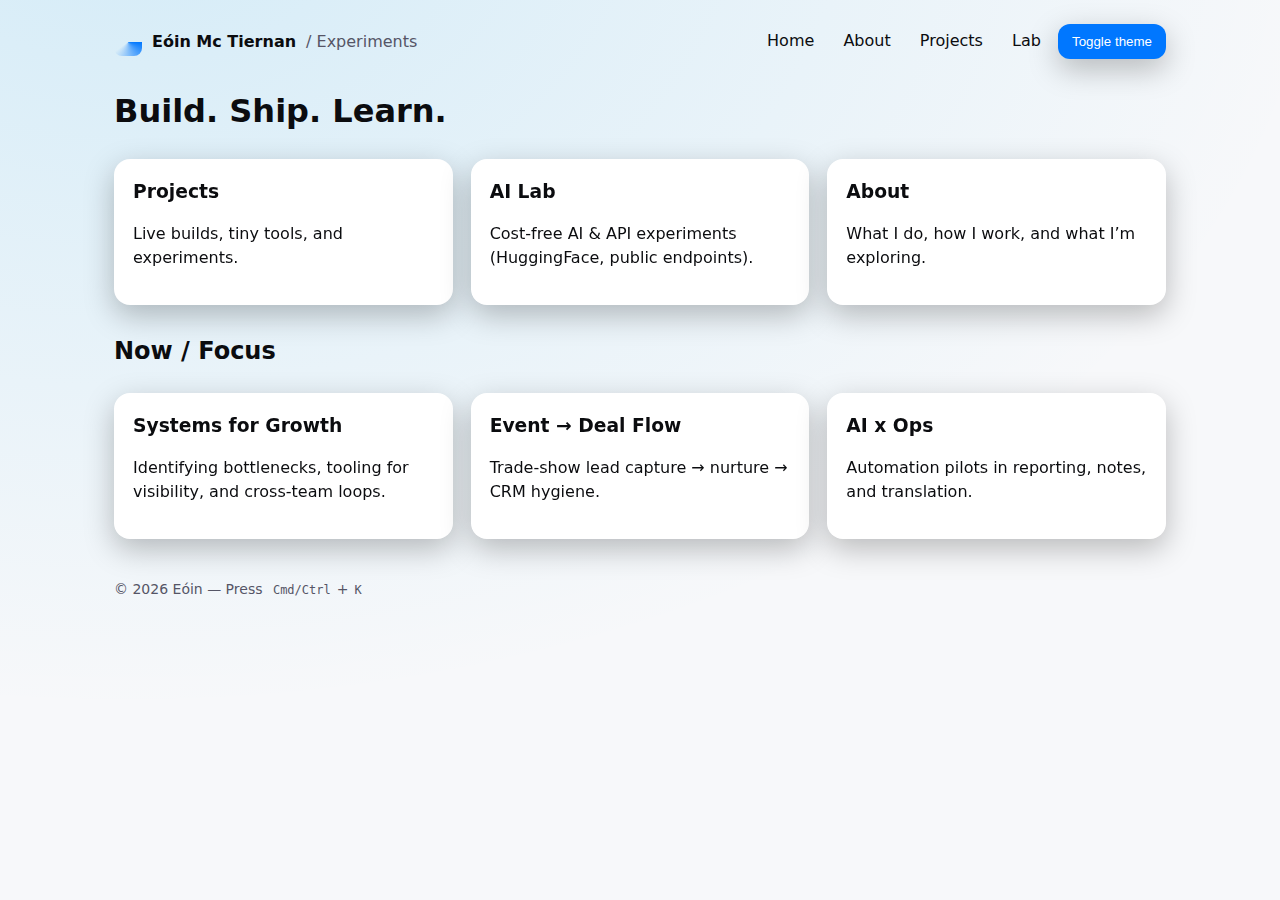
<file: index.html>
<!doctype html>
<html lang="en" data-theme="dark">
<head>
  <meta charset="utf-8" />
  <meta name="viewport" content="width=device-width, initial-scale=1" />
  <title>Eóin — Experiments & Lab</title>
  <link rel="stylesheet" href="/site.css" />
  <meta name="color-scheme" content="dark light" />
</head>
<body>
  <div class="container">
    <header class="topbar">
      <div class="brand">
        <div class="logo" aria-hidden="true"></div>
        <strong>Eóin Mc Tiernan</strong>
        <span class="muted">/ Experiments</span>
      </div>
      <nav class="nav">
        <a href="/">Home</a>
        <a href="/about/">About</a>
        <a href="/projects/">Projects</a>
        <a href="/lab/">Lab</a>
        <button class="btn" onclick="setTheme(document.documentElement.dataset.theme==='dark'?'light':'dark')">
          Toggle theme
        </button>
      </nav>
    </header>

    <section class="section" data-section>
      <h1 style="margin:10px 0 8px 0;">Build. Ship. Learn.</h1>

      <div class="grid">
        <a class="card" data-tilt href="/projects/">
          <h3>Projects</h3>
          <p>Live builds, tiny tools, and experiments.</p>
        </a>
        <a class="card" data-tilt href="/lab/">
          <h3>AI Lab</h3>
          <p>Cost-free AI & API experiments (HuggingFace, public endpoints).</p>
        </a>
        <a class="card" data-tilt href="/about/">
          <h3>About</h3>
          <p>What I do, how I work, and what I’m exploring.</p>
        </a>
      </div>
    </section>

    <section class="section" data-section>
      <h2>Now / Focus</h2>
      <div class="grid">
        <div class="card" data-tilt>
          <h3>Systems for Growth</h3>
          <p>Identifying bottlenecks, tooling for visibility, and cross-team loops.</p>
        </div>
        <div class="card" data-tilt>
          <h3>Event → Deal Flow</h3>
          <p>Trade-show lead capture → nurture → CRM hygiene.</p>
        </div>
        <div class="card" data-tilt>
          <h3>AI x Ops</h3>
          <p>Automation pilots in reporting, notes, and translation.</p>
        </div>
      </div>
    </section>

    <footer class="footer">
      © <span id="y"></span> Eóin — Press <span class="kbd">Cmd/Ctrl</span>+<span class="kbd">K</span>
    </footer>
  </div>

  <!-- Spotlight -->
  <div id="spotlightOverlay" role="dialog" aria-modal="true" aria-label="Command palette">
    <div id="spotlight">
      <input id="spotlightInput" placeholder="Type a command or page…" autocomplete="off" />
      <div id="results" role="listbox"></div>
    </div>
  </div>

  <script src="/site.js"></script>
  <script>
    document.getElementById('y').textContent = new Date().getFullYear();
  </script>
</body>
</html>
</file>
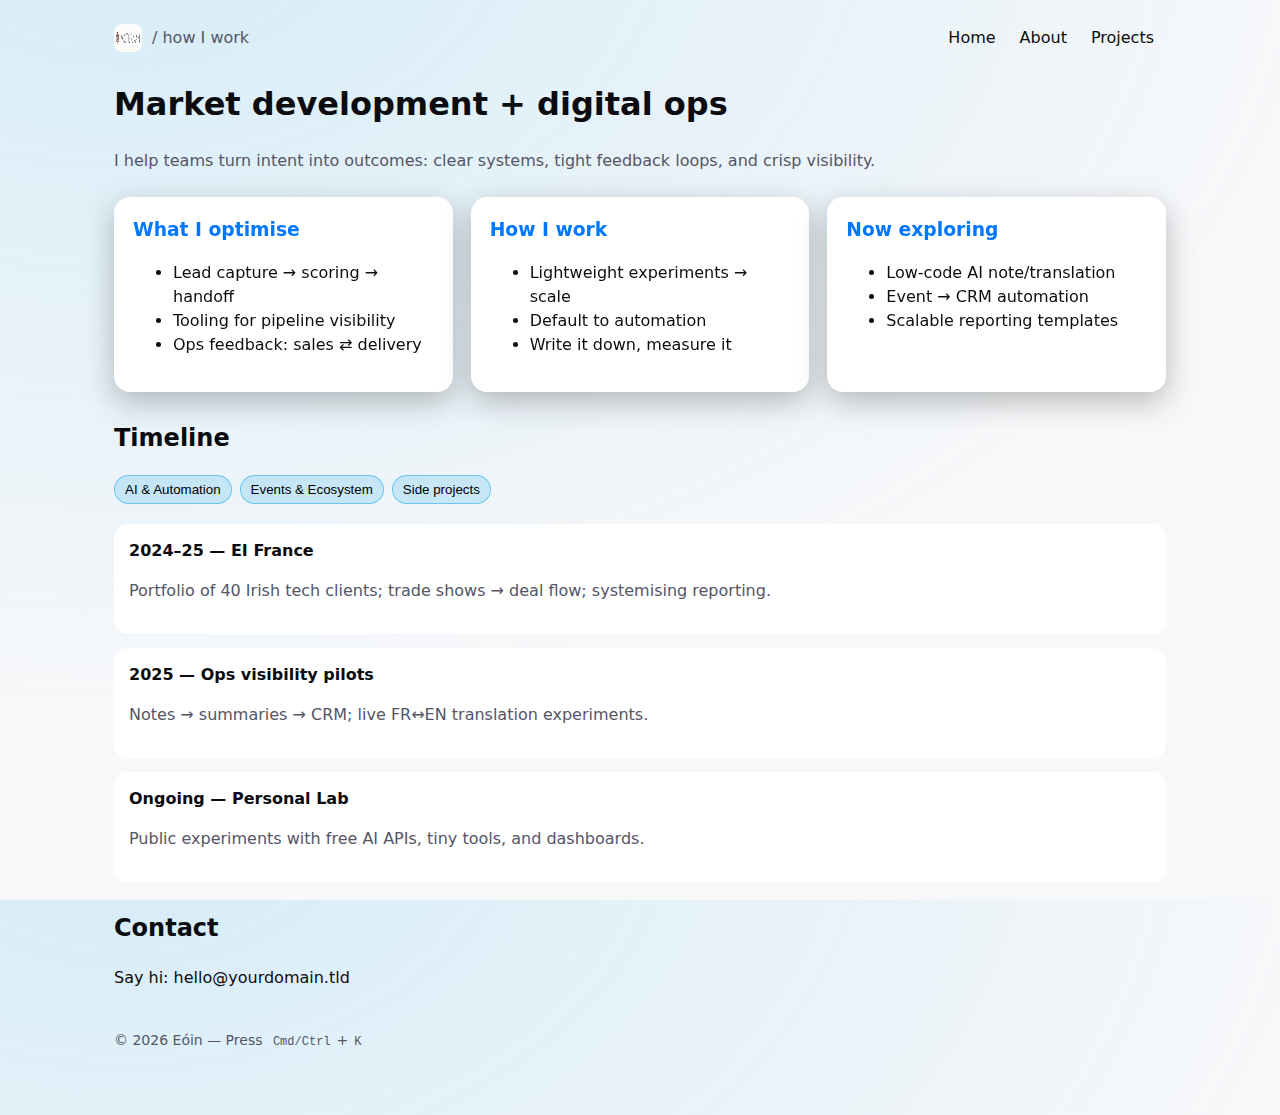
<file: About/index.html>
<!doctype html>
<html lang="en" data-theme="dark">
<head>
  <meta charset="utf-8" />
  <meta name="viewport" content="width=device-width, initial-scale=1" />
  <title>About — Eóin</title>
  <link rel="stylesheet" href="/site.css" />
  <link rel="icon" href="/icon.png" type="image/png" sizes="512x512">
  <link rel="apple-touch-icon" href="/icon.png">
  <meta name="theme-color" content="#0b0c0f">
  <meta property="og:image" content="/icon.png">
  <meta property="og:title" content="About — Eóin">
  <meta property="og:description" content="Market development, digital ops, and automation experiments.">
</head>
<body>
  <div class="container">
    <header class="topbar">
      <div class="brand">
        <img src="/logo-horizontal.png" alt="Eóin logo" class="logo" />
        <span class="muted">/ how I work</span>
      </div>
      <nav class="nav">
        <a href="/">Home</a><a href="/about/">About</a><a href="/projects/">Projects</a>
      </nav>
    </header>

    <section class="section" data-section>
      <h1>Market development + digital ops</h1>
      <p class="muted">I help teams turn intent into outcomes: clear systems, tight feedback loops, and crisp visibility.</p>
      <div class="grid">
        <div class="card" data-tilt>
          <h3 style="color:var(--brand)">What I optimise</h3>
          <ul>
            <li>Lead capture → scoring → handoff</li>
            <li>Tooling for pipeline visibility</li>
            <li>Ops feedback: sales ⇄ delivery</li>
          </ul>
        </div>
        <div class="card" data-tilt>
          <h3 style="color:var(--brand)">How I work</h3>
          <ul>
            <li>Lightweight experiments → scale</li>
            <li>Default to automation</li>
            <li>Write it down, measure it</li>
          </ul>
        </div>
        <div class="card" data-tilt>
          <h3 style="color:var(--brand)">Now exploring</h3>
          <ul>
            <li>Low-code AI note/translation</li>
            <li>Event → CRM automation</li>
            <li>Scalable reporting templates</li>
          </ul>
        </div>
      </div>
    </section>

    <section class="section" data-section>
      <h2>Timeline</h2>
      <div id="filters" class="filters">
        <button class="chip" data-key="ai" data-active="true">AI & Automation</button>
        <button class="chip" data-key="events" data-active="true">Events & Ecosystem</button>
        <button class="chip" data-key="side" data-active="true">Side projects</button>
      </div>
      <div class="timeline">
        <div class="entry" data-tags="ei,events"><h4>2024–25 — EI France</h4><p class="muted">Portfolio of 40 Irish tech clients; trade shows → deal flow; systemising reporting.</p></div>
        <div class="entry" data-tags="ai,ei"><h4>2025 — Ops visibility pilots</h4><p class="muted">Notes → summaries → CRM; live FR↔EN translation experiments.</p></div>
        <div class="entry" data-tags="side,ai"><h4>Ongoing — Personal Lab</h4><p class="muted">Public experiments with free AI APIs, tiny tools, and dashboards.</p></div>
      </div>
    </section>

    <section class="section" data-section>
      <h2>Contact</h2>
      <p>Say hi: <a class="underline" href="mailto:hello@yourdomain.tld">hello@yourdomain.tld</a></p>
    </section>

    <footer class="footer">© <span id="y"></span> Eóin — Press <span class="kbd">Cmd/Ctrl</span>+<span class="kbd">K</span></footer>
  </div>

  <div id="spotlightOverlay"><div id="spotlight"><input id="spotlightInput" placeholder="Type a command or page…" /><div id="results"></div></div></div>
  <script src="/site.js"></script>
  <script>document.getElementById('y').textContent=new Date().getFullYear();</script>
</body>
</html>
</file>
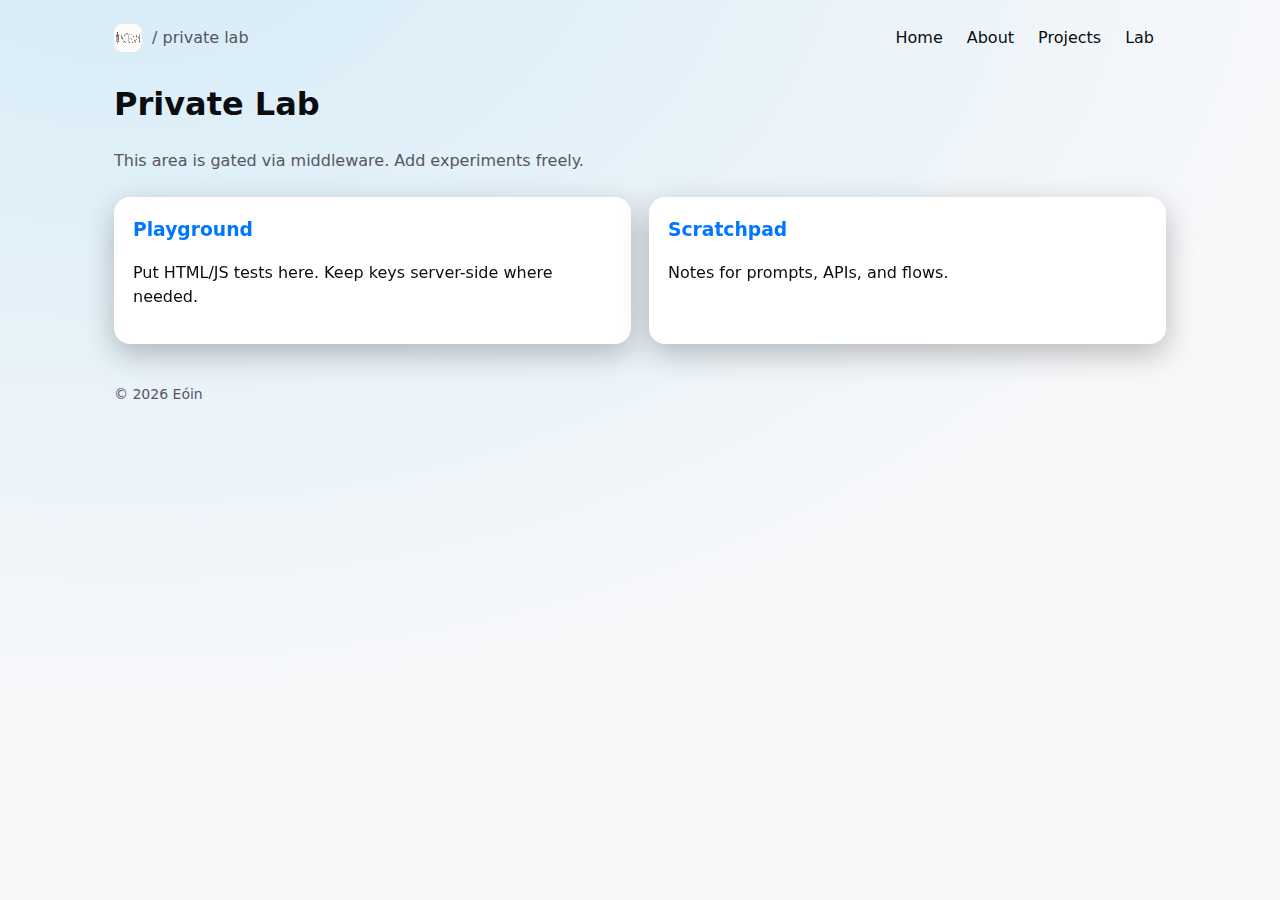
<file: Lab/index.html>
<!doctype html>
<html lang="en" data-theme="dark">
<head>
  <meta charset="utf-8" />
  <meta name="viewport" content="width=device-width, initial-scale=1" />
  <title>Lab — Private</title>
  <link rel="stylesheet" href="/site.css" />
  <link rel="icon" href="/icon.png" type="image/png" sizes="512x512">
  <link rel="apple-touch-icon" href="/icon.png">
  <meta name="theme-color" content="#0b0c0f">
  <meta property="og:image" content="/icon.png">
  <meta property="og:title" content="Lab — Private">
  <meta property="og:description" content="Private sandbox for AI and API experiments.">
</head>
<body>
  <div class="container">
    <header class="topbar">
      <div class="brand">
        <img src="/logo-horizontal.png" alt="Eóin logo" class="logo" />
        <span class="muted">/ private lab</span>
      </div>
      <nav class="nav">
        <a href="/">Home</a><a href="/about/">About</a><a href="/projects/">Projects</a><a href="/lab/">Lab</a>
      </nav>
    </header>

    <section class="section" data-section>
      <h1>Private Lab</h1>
      <p class="muted">This area is gated via middleware. Add experiments freely.</p>
      <div class="grid">
        <div class="card" data-tilt><h3 style="color:var(--brand)">Playground</h3><p>Put HTML/JS tests here. Keep keys server-side where needed.</p></div>
        <div class="card" data-tilt><h3 style="color:var(--brand)">Scratchpad</h3><p>Notes for prompts, APIs, and flows.</p></div>
      </div>
    </section>

    <footer class="footer">© <span id="y"></span> Eóin</footer>
  </div>

  <div id="spotlightOverlay"><div id="spotlight"><input id="spotlightInput" placeholder="Type a command or page…" /><div id="results"></div></div></div>
  <script src="/site.js"></script>
  <script>document.getElementById('y').textContent=new Date().getFullYear();</script>
</body>
</html>
</file>
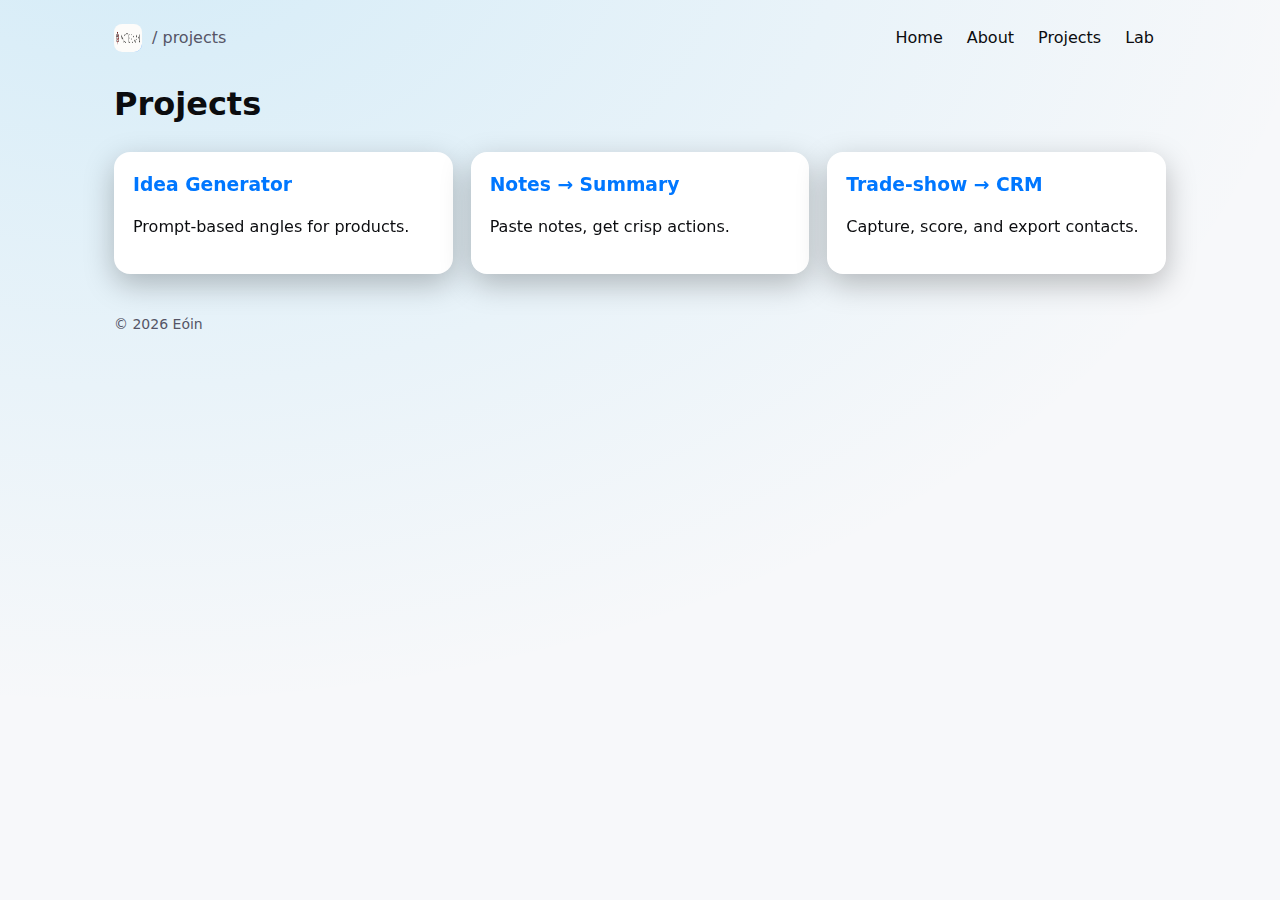
<file: Projects/index.html>
<!doctype html>
<html lang="en" data-theme="dark">
<head>
  <meta charset="utf-8" />
  <meta name="viewport" content="width=device-width, initial-scale=1" />
  <title>Projects — Eóin</title>
  <link rel="stylesheet" href="/site.css" />
  <link rel="icon" href="/icon.png" type="image/png" sizes="512x512">
  <link rel="apple-touch-icon" href="/icon.png">
  <meta name="theme-color" content="#0b0c0f">
  <meta property="og:image" content="/icon.png">
  <meta property="og:title" content="Projects — Eóin">
  <meta property="og:description" content="Tiny tools and experiments shipped fast.">
</head>
<body>
  <div class="container">
    <header class="topbar">
      <div class="brand">
        <img src="/logo-horizontal.png" alt="Eóin logo" class="logo" />
        <span class="muted">/ projects</span>
      </div>
      <nav class="nav">
        <a href="/">Home</a><a href="/about/">About</a><a href="/projects/">Projects</a><a href="/lab/">Lab</a>
      </nav>
    </header>

    <section class="section" data-section>
      <h1>Projects</h1>
      <div class="grid">
        <a class="card" data-tilt href="#"><h3 style="color:var(--brand)">Idea Generator</h3><p>Prompt-based angles for products.</p></a>
        <a class="card" data-tilt href="#"><h3 style="color:var(--brand)">Notes → Summary</h3><p>Paste notes, get crisp actions.</p></a>
        <a class="card" data-tilt href="#"><h3 style="color:var(--brand)">Trade-show → CRM</h3><p>Capture, score, and export contacts.</p></a>
      </div>
    </section>

    <footer class="footer">© <span id="y"></span> Eóin</footer>
  </div>

  <div id="spotlightOverlay"><div id="spotlight"><input id="spotlightInput" placeholder="Type a command or page…" /><div id="results"></div></div></div>
  <script src="/site.js"></script>
  <script>document.getElementById('y').textContent=new Date().getFullYear();</script>
</body>
</html>
</file>
<file: site.css>
:root{
  --bg: #0b0c0f; --bg-soft:#12141a; --text:#e8eaed; --muted:#a3a8b3; --card:#11131a; --brand:#0ea5e9;
  --radius: 16px; --shadow: 0 10px 30px rgba(0,0,0,.25);
}
@media (prefers-color-scheme: light){
  :root{ --bg:#f7f8fa; --bg-soft:#fff; --text:#0b0c0f; --muted:#556; --card:#fff; --brand:#0077ff; }
}
*{box-sizing:border-box} html,body{margin:0;height:100%} body{
  font: 16px/1.5 Inter, system-ui, -apple-system, Segoe UI, Roboto, sans-serif;
  background: radial-gradient(1200px 800px at 10% -10%, rgba(14,165,233,.15), transparent),
              linear-gradient(180deg, var(--bg), var(--bg));
  color:var(--text);
}
a{color:inherit;text-decoration:none} .muted{color:var(--muted)}
.container{max-width:1100px;margin:0 auto;padding:24px}
.topbar{display:flex;align-items:center;gap:12px;justify-content:space-between}
.topbar .brand{display:flex;align-items:center;gap:10px}
.logo{width:28px;height:28px;border-radius:8px;background:conic-gradient(from 90deg, var(--brand), transparent 40%);}
.nav a{padding:10px 12px;border-radius:10px}
.nav a:hover{background:rgba(255,255,255,.06)}
.btn{padding:10px 14px;border-radius:12px;background:var(--brand);color:white;box-shadow:var(--shadow);border:none;cursor:pointer}
.grid{display:grid;grid-template-columns:repeat(auto-fit,minmax(260px,1fr));gap:18px;margin:24px 0}
.card{
  background:var(--card); border:1px solid rgba(255,255,255,.06); border-radius:var(--radius);
  padding:18px; box-shadow:var(--shadow); transform-style:preserve-3d; transition:transform .2s ease, border-color .2s ease;
}
.card:hover{border-color:rgba(14,165,233,.4)}
.card h3{margin:0 0 6px 0}
.kbd{font:12px/1.2 ui-monospace,SFMono-Regular,Menlo,monospace;background:rgba(255,255,255,.06);padding:4px 6px;border-radius:6px}

.section{margin-top:28px}
.footer{margin:40px 0;color:var(--muted);font-size:14px}

/* Spotlight / Command palette */
#spotlightOverlay{
  position:fixed;inset:0;display:none;place-items:center;background:rgba(0,0,0,.5);backdrop-filter:saturate(120%) blur(6px);z-index:1000
}
#spotlight{
  width:min(720px,90vw); background:var(--bg-soft); border:1px solid rgba(255,255,255,.08);
  border-radius:16px; box-shadow:var(--shadow); padding:10px
}
#spotlight input{width:100%;padding:14px 16px;border:none;outline:none;background:transparent;color:var(--text);font-size:16px}
#results{max-height:46vh;overflow:auto;margin-top:6px}
.item{padding:10px 12px;border-radius:10px;display:flex;justify-content:space-between;align-items:center}
.item[aria-selected="true"], .item:hover{background:rgba(255,255,255,.06)}
.tag{font-size:12px;color:var(--muted)}
/* About timeline */
.timeline{display:grid;gap:14px;margin:20px 0}
.entry{background:var(--card);border:1px solid rgba(255,255,255,.06);border-radius:14px;padding:14px}
.entry h4{margin:0}
.filters{display:flex;gap:8px;flex-wrap:wrap;margin:10px 0}
.chip{padding:6px 10px;border-radius:999px;border:1px solid rgba(255,255,255,.15);cursor:pointer}
.chip[data-active="true"]{background:rgba(14,165,233,.18);border-color:rgba(14,165,233,.5)}
/* Motion-reduced */
@media (prefers-reduced-motion: reduce){
  .card,.item{transition:none}
}
</file>
